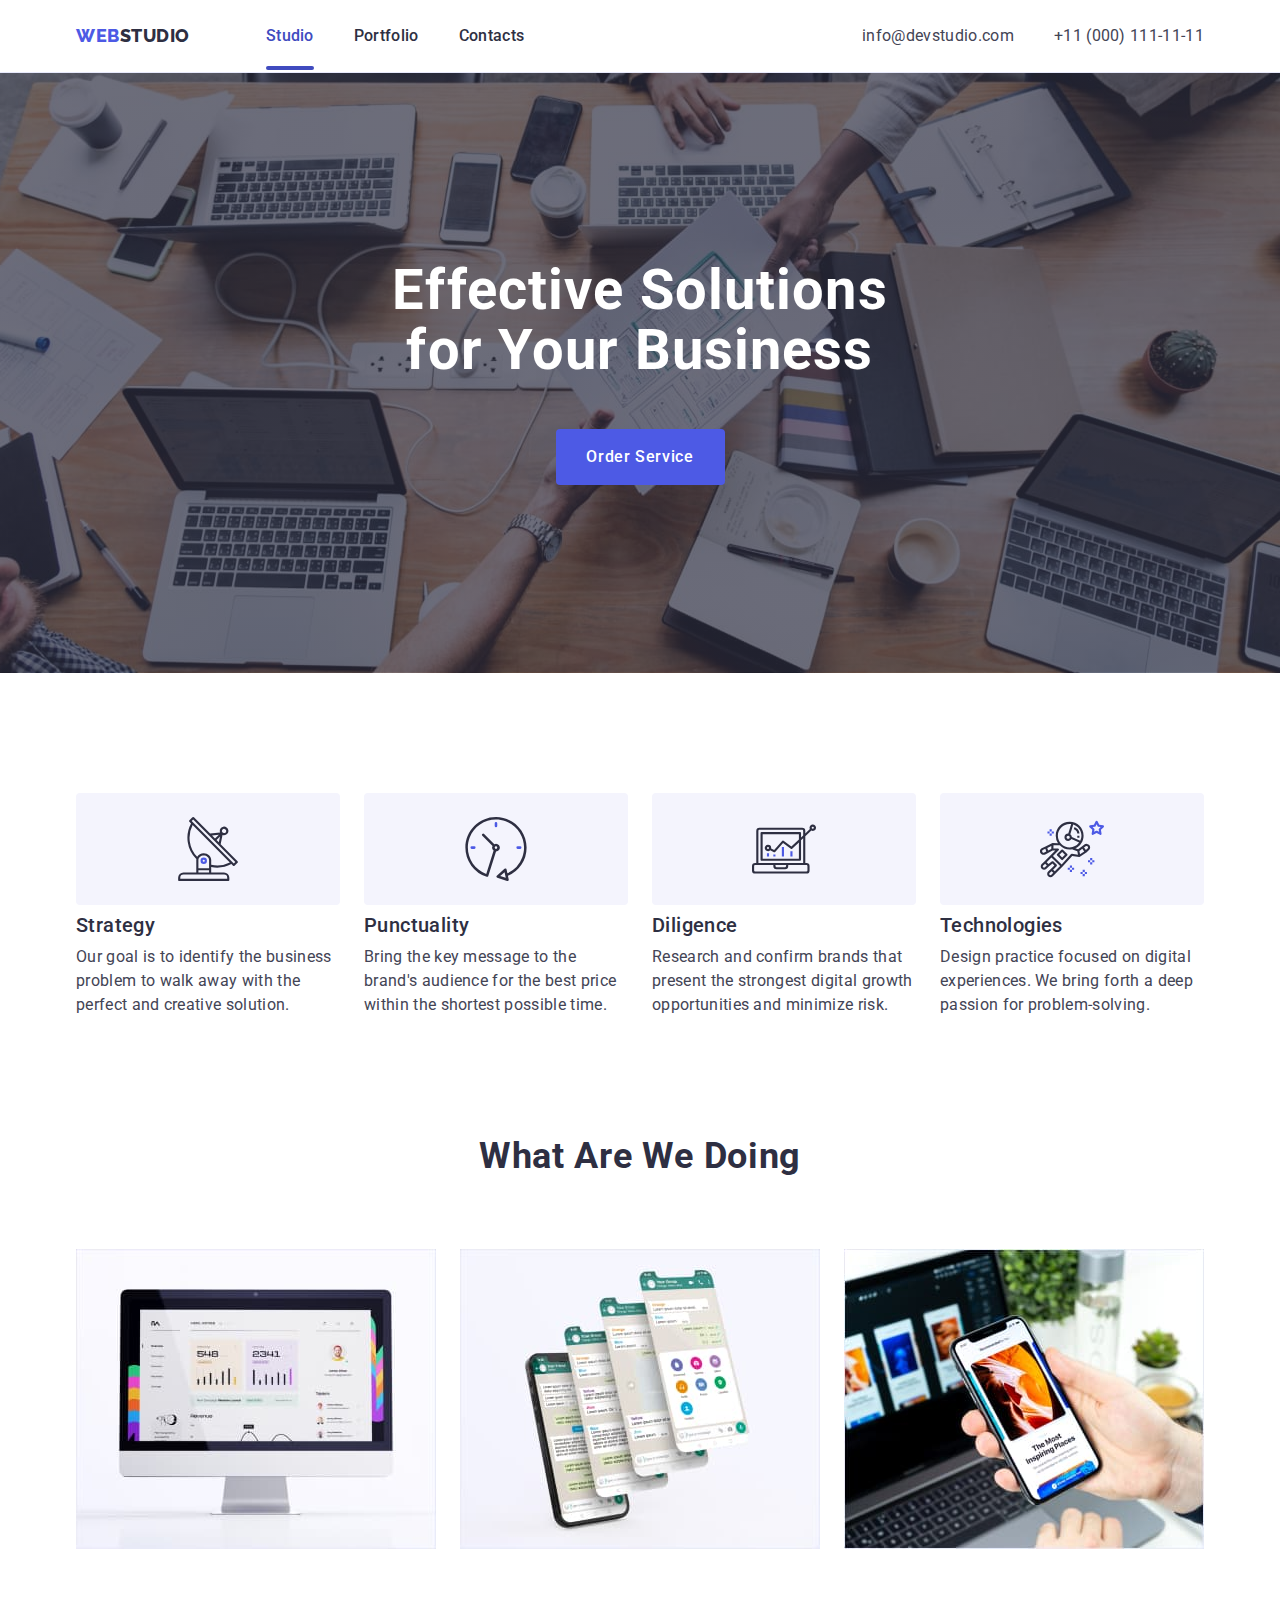
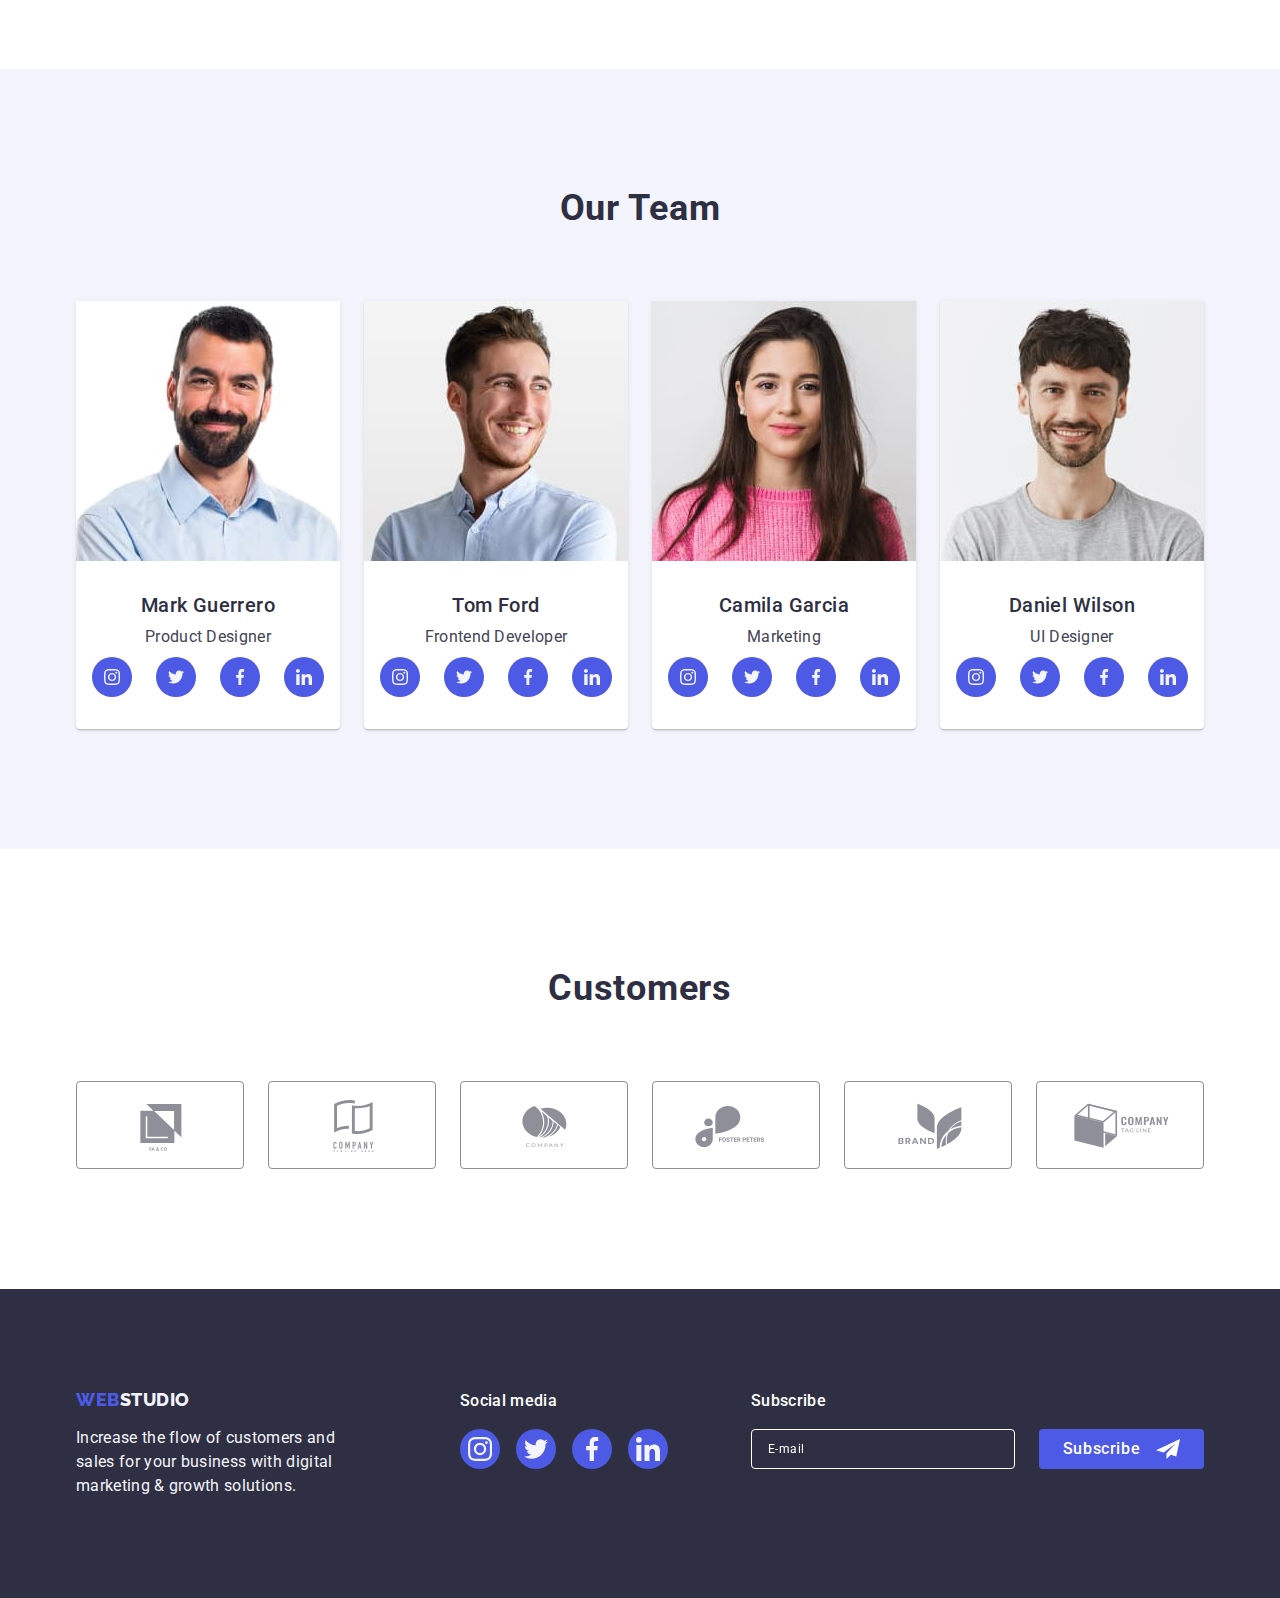
<file: index.html>
<!DOCTYPE html>
<html lang="en">

<head>
    <meta charset="UTF-8">
    <meta http-equiv="X-UA-Compatible" content="IE=edge">
    <meta name="viewport" content="width=device-width, initial-scale=1.0">
    <link rel="preconnect" href="https://fonts.googleapis.com">
    <link rel="preconnect" href="https://fonts.gstatic.com" crossorigin>
    <link
        href="https://fonts.googleapis.com/css2?family=Raleway:wght@800&family=Roboto:wght@400;500;700;900&display=swap"
        rel="stylesheet">
    <title>WEB STUDIO</title>
    <link rel="stylesheet"
        href="https://cdnjs.cloudflare.com/ajax/libs/modern-normalize/2.0.0/modern-normalize.min.css">
    <link rel="stylesheet" href="./css/styles.css">
</head>

<body>
    <header class="body-header">
        <div class="container header-container">
            <nav class="nav-container">
                <a class="logo link" href="./index.html">Web<span class="studio">Studio</span></a>
                <ul class="header-menu list">
                    <li class="header-menu-item"><a class="header-menu-link choise link" href="./index.html">Studio</a>
                    </li>
                    <li class="header-menu-item"><a class="header-menu-link link" href="./portfolio.html">Portfolio</a>
                    </li>
                    <li class="header-menu-item"><a class="header-menu-link link" href="">Contacts</a></li>
                </ul>
            </nav>
            <address class="contacts">
                <ul class="contacts-menu list">
                    <li><a class="contacts-data link" href="mailto:info@devstudio.com">info@devstudio.com</a></li>
                    <li><a class="contacts-data link" href="tel:+110001111111">+11 (000) 111-11-11</a></li>
                </ul>
            </address>
        </div>
    </header>

    <main>
        <!-- 1 section -->
        <section class="introduction">
            <div class="container">
                <h1 class="slogan">Effective Solutions for Your Business</h1>
                <button class="button button-index" type="button" data-modal-open>Order Service</button>
            </div>
        </section>

        <!-- 2 section -->
        <section class="advantages">
            <div class="container">
                <h2 class="visually-hidden">Features</h2>
                <ul class="features-container list">
                    <li class="ul-background">
                        <div class="advantages-icon-container">
                            <svg width="64" height="64">
                                <use href="./images/icons.svg#icon-antenna"></use>
                            </svg>
                        </div>
                        <h3 class="h-three margin-a">Strategy</h3>
                        <p class="paragraph">Our goal is to identify the business problem to walk away with the perfect
                            and creative solution.
                        </p>
                    </li>
                    <li class="ul-background">
                        <div class="advantages-icon-container">
                            <svg width="64" height="64">
                                <use href="./images/icons.svg#icon-clock"></use>
                            </svg>
                        </div>
                        <h3 class="h-three margin-a">Punctuality</h3>
                        <p class="paragraph">Bring the key message to the brand's audience for the best price within the
                            shortest possible time.
                        </p>
                    </li>
                    <li class="ul-background">
                        <div class="advantages-icon-container">
                            <svg width="64" height="64">
                                <use href="./images/icons.svg#icon-diagram"></use>
                            </svg>
                        </div>
                        <h3 class="h-three margin-a">Diligence</h3>
                        <p class="paragraph">Research and confirm brands that present the strongest digital growth
                            opportunities and minimize risk.</p>
                    </li>
                    <li class="ul-background">
                        <div class="advantages-icon-container">
                            <svg width="64" height="64">
                                <use href="./images/icons.svg#icon-astronaut"></use>
                            </svg>
                        </div>
                        <h3 class="h-three margin-a">Technologies</h3>
                        <p class="paragraph">Design practice focused on digital experiences. We bring forth a deep
                            passion for problem-solving.
                        </p>
                    </li>
                </ul>
            </div>
        </section>

        <!-- 3 section -->
        <section class="wawd">
            <div class="container">
                <h2 class="h-two index margin-b">What are we doing</h2>
                <ul class="wawd-container list">
                    <li class="wawd-img"><img src="./images/pc-workplace.jpg" alt="PC workplace" width="360"
                            height="300"></li>
                    <li class="wawd-img"><img src="./images/mobile-messanger.jpg" alt="Mobile messanger" width="360"
                            height="300"></li>
                    <li class="wawd-img"><img src="./images/mobile-app.jpg" alt="Mobile app" width="360" height="300">
                    </li>
                </ul>
            </div>
        </section>

        <!-- 4 section -->
        <section class="developers">
            <div class="container">
                <h2 class="h-two index margin-b">Our Team</h2>
                <ul class="developer-container list">
                    <li class="developers-border">
                        <img src="./images/mark-guerrero.jpg" alt="Mark Guerrero" width="264" height="260">
                        <div class="developer-div">
                            <h3 class="h-three center margin-a">Mark Guerrero</h3>
                            <p class="paragraph center margin-a">Product Designer</p>
                            <ul class="developer-list list">
                                <li class="developer-item">
                                    <a class="developer-link" href="">
                                        <svg class="icon" width="16" height="16">
                                            <use href="./images/icons.svg#icon-instagram"></use>
                                        </svg>
                                    </a>
                                </li>
                                <li class="developer-item">
                                    <a class="developer-link" href="">
                                        <svg class="icon" width="16" height="16">
                                            <use href="./images/icons.svg#icon-twitter"></use>
                                        </svg>
                                    </a>
                                </li>
                                <li class="developer-item">
                                    <a class="developer-link" href="">
                                        <svg class="icon" width="16" height="16">
                                            <use href="./images/icons.svg#icon-facebook"></use>
                                        </svg>
                                    </a>
                                </li>
                                <li class="developer-item">
                                    <a class="developer-link" href="">
                                        <svg class="icon" width="16" height="16">
                                            <use href="./images/icons.svg#icon-linkedin"></use>
                                        </svg>
                                    </a>
                                </li>
                            </ul>
                        </div>
                    </li>
                    <li class="developers-border">
                        <img src="./images/tom-ford.jpg" alt="Tom Ford" width="264" height="260">
                        <div class="developer-div">
                            <h3 class="h-three center margin-a">Tom Ford</h3>
                            <p class="paragraph center margin-a">Frontend Developer</p>
                            <ul class="developer-list list">
                                <li class="developer-item">
                                    <a class="developer-link" href="">
                                        <svg class="icon" width="16" height="16">
                                            <use href="./images/icons.svg#icon-instagram"></use>
                                        </svg>
                                    </a>
                                </li>
                                <li class="developer-item">
                                    <a class="developer-link" href="">
                                        <svg class="icon" width="16" height="16">
                                            <use href="./images/icons.svg#icon-twitter"></use>
                                        </svg>
                                    </a>
                                </li>
                                <li class="developer-item">
                                    <a class="developer-link" href="">
                                        <svg class="icon" width="16" height="16">
                                            <use href="./images/icons.svg#icon-facebook"></use>
                                        </svg>
                                    </a>
                                </li>
                                <li class="developer-item">
                                    <a class="developer-link" href="">
                                        <svg class="icon" width="16" height="16">
                                            <use href="./images/icons.svg#icon-linkedin"></use>
                                        </svg>
                                    </a>
                                </li>
                            </ul>
                        </div>
                    </li>
                    <li class="developers-border">
                        <img src="./images/camila-garcia.jpg" alt="Camila Garcia" width="264" height="260">
                        <div class="developer-div">
                            <h3 class="h-three center margin-a">Camila Garcia</h3>
                            <p class="paragraph center margin-a">Marketing</p>
                            <ul class="developer-list list">
                                <li class="developer-item">
                                    <a class="developer-link" href="">
                                        <svg class="icon" width="16" height="16">
                                            <use href="./images/icons.svg#icon-instagram"></use>
                                        </svg>
                                    </a>
                                </li>
                                <li class="developer-item">
                                    <a class="developer-link" href="">
                                        <svg class="icon" width="16" height="16">
                                            <use href="./images/icons.svg#icon-twitter"></use>
                                        </svg>
                                    </a>
                                </li>
                                <li class="developer-item">
                                    <a class="developer-link" href="">
                                        <svg class="icon" width="16" height="16">
                                            <use href="./images/icons.svg#icon-facebook"></use>
                                        </svg>
                                    </a>
                                </li>
                                <li class="developer-item">
                                    <a class="developer-link" href="">
                                        <svg class="icon" width="16" height="16">
                                            <use href="./images/icons.svg#icon-linkedin"></use>
                                        </svg>
                                    </a>
                                </li>
                            </ul>
                        </div>
                    </li>
                    <li class="developers-border">
                        <img src="./images/daniel-wilson.jpg" alt="Daniel Wilson" width="264" height="260">
                        <div class="developer-div">
                            <h3 class="h-three center margin-a">Daniel Wilson</h3>
                            <p class="paragraph center margin-a">UI Designer</p>
                            <ul class="developer-list list">
                                <li class="developer-item">
                                    <a class="developer-link" href="">
                                        <svg class="icon" width="16" height="16">
                                            <use href="./images/icons.svg#icon-instagram"></use>
                                        </svg>
                                    </a>
                                </li>
                                <li class="developer-item">
                                    <a class="developer-link" href="">
                                        <svg class="icon" width="16" height="16">
                                            <use href="./images/icons.svg#icon-twitter"></use>
                                        </svg>
                                    </a>
                                </li>
                                <li class="developer-item">
                                    <a class="developer-link" href="">
                                        <svg class="icon" width="16" height="16">
                                            <use href="./images/icons.svg#icon-facebook"></use>
                                        </svg>
                                    </a>
                                </li>
                                <li class="developer-item">
                                    <a class="developer-link" href="">
                                        <svg class="icon" width="16" height="16">
                                            <use href="./images/icons.svg#icon-linkedin"></use>
                                        </svg>
                                    </a>
                                </li>
                            </ul>
                        </div>
                    </li>
                </ul>
            </div>
        </section>

        <!-- 5 section -->
        <section class="customers">
            <div class="container">
                <h2 class="h-two index margin-b">Customers</h2>
                <ul class="customers-container list">
                    <li class="customers-container-icon">
                        <a class="customers-link" href="">
                            <svg class="customers-icon" width="104" height="56">
                                <use href="./images/icons.svg#icon-customers1"></use>
                            </svg>
                        </a>
                    </li>
                    <li class="customers-container-icon">
                        <a class="customers-link" href="">
                            <svg class="customers-icon" width="104" height="56">
                                <use href="./images/icons.svg#icon-customers2"></use>
                            </svg>
                        </a>
                    </li>
                    <li class="customers-container-icon">
                        <a class="customers-link" href="">
                            <svg class="customers-icon" width="104" height="56">
                                <use href="./images/icons.svg#icon-customers3"></use>
                            </svg>
                        </a>
                    </li>
                    <li class="customers-container-icon">
                        <a class="customers-link" href="">
                            <svg class="customers-icon" width="104" height="56">
                                <use href="./images/icons.svg#icon-customers4"></use>
                            </svg>
                        </a>
                    </li>
                    <li class="customers-container-icon">
                        <a class="customers-link" href="">
                            <svg class="customers-icon" width="104" height="56">
                                <use href="./images/icons.svg#icon-customers5"></use>
                            </svg>
                        </a>
                    </li>
                    <li class="customers-container-icon">
                        <a class="customers-link" href="">
                            <svg class="customers-icon" width="104" height="56">
                                <use href="./images/icons.svg#icon-customers6"></use>
                            </svg>
                        </a>
                    </li>
                </ul>
            </div>
        </section>
    </main>

    <footer class="footer">
        <div class="container footerf">
            <div class="footer-column">
                <a class="logo link footer-link" href="./index.html">Web<span class="studiof">Studio</span></a>
                <p class="footerp">Increase the flow of customers and sales for your business with digital marketing &
                    growth
                    solutions.</p>
            </div>

            <div>
                <p class="footerm">Social media</p>
                <ul class="footer-media-link list">
                    <li class="footer-media-list-item">
                        <a class="footer-link-icon" href="">
                            <svg class="icon" width="24" height="24">
                                <use href="./images/icons.svg#icon-instagram"></use>
                            </svg>
                        </a>
                    </li>
                    <li class="footer-media-list-item">
                        <a class="footer-link-icon" href="">
                            <svg class="icon" width="24" height="24">
                                <use href="./images/icons.svg#icon-twitter"></use>
                            </svg>
                        </a>
                    </li>
                    <li class="footer-media-list-item">
                        <a class="footer-link-icon" href="">
                            <svg class="icon" width="24" height="24">
                                <use href="./images/icons.svg#icon-facebook"></use>
                            </svg>
                        </a>
                    </li>
                    <li class="footer-media-list-item">
                        <a class="footer-link-icon" href="">
                            <svg class="icon" width="24" height="24">
                                <use href="./images/icons.svg#icon-linkedin"></use>
                            </svg>
                        </a>
                    </li>
                </ul>
            </div>

            <div class="footer-column-b">
                <p class="footerm">Subscribe</p>
                <form class="footer-form">
                    <label class="footer-label"><input class="footer-input" type="email" name="user-email"
                            placeholder="E-mail"></label>
                    <button class="footer-button" type="submit">Subscribe
                        <svg class="icon-subscribe" width="24" height="24">
                            <use href="./images/icons.svg#icon-send"></use>
                        </svg>
                    </button>
                </form>
            </div>
        </div>
    </footer>

    <div class="backdrop is-hidden" data-modal>
        <div class="modal">
            <button class="modal-close" type="button" data-modal-close>
                <svg class="icon-close" width="8" height="8">
                    <use href="./images/icons.svg#icon-close"></use>
                </svg>
            </button>

            <p class="modal-p">Leave your contacts and we will call you back</p>

            <form class="modal-form">

                <div class="margin-a">
                    <label class="modal-label" for="user-name">Name</label>
                    <div class="modal-input-icon margin-a">
                        <input class="modal-input" type="text" id="user-name" name="user-name">
                        <svg class="form-icon" width="18" height="24">
                            <use href="./images/icons.svg#icon-person"></use>
                        </svg>
                    </div>
                </div>

                <div class="margin-a">
                    <label class="modal-label" for="user-tel">Phone</label>
                    <div class="modal-input-icon margin-a">
                        <input class="modal-input" type="tel" id="user-tel" name="user-tel">
                        <svg class="form-icon" width="18" height="24">
                            <use href="./images/icons.svg#icon-phone"></use>
                        </svg>
                    </div>
                </div>

                <div class="margin-a">
                    <label class="modal-label" for="user-email">Email</label>
                    <div class="modal-input-icon margin-a">
                        <input class="modal-input" type="email" id="user-email" name="user-email">
                        <svg class="form-icon" width="18" height="24">
                            <use href="./images/icons.svg#icon-email"></use>
                        </svg>
                    </div>
                </div>

                <div class="margin-c">
                    <label class="modal-label" for="user-comment">Comment</label>
                    <textarea class="modal-comment" name="user-comment" id="user-comment" cols="30" rows="10"
                        placeholder="Text input"></textarea>
                </div>

                <div class="modal-checkbox">
                    <input class="visually-hidden input-check" type="checkbox" id="user-privacy" name="user-privacy"
                        value="true">
                    <label class="label-check" for="user-privacy">
                        <span class="span-check">
                            <svg class="icon-check" width="10" height="8">
                                <use href="./images/icons.svg#icon-checkbox"></use>
                            </svg>
                        </span>
                        I accept the terms and conditions of the
                        <a class="privacy-policy" href="">Privacy Policy</a>
                    </label>
                </div>

                <button class="modal-button" type="submit">Send</button>
            </form>
        </div>
    </div>

    <script src="./js/modal.js"></script>
</body>

</html>
</file>
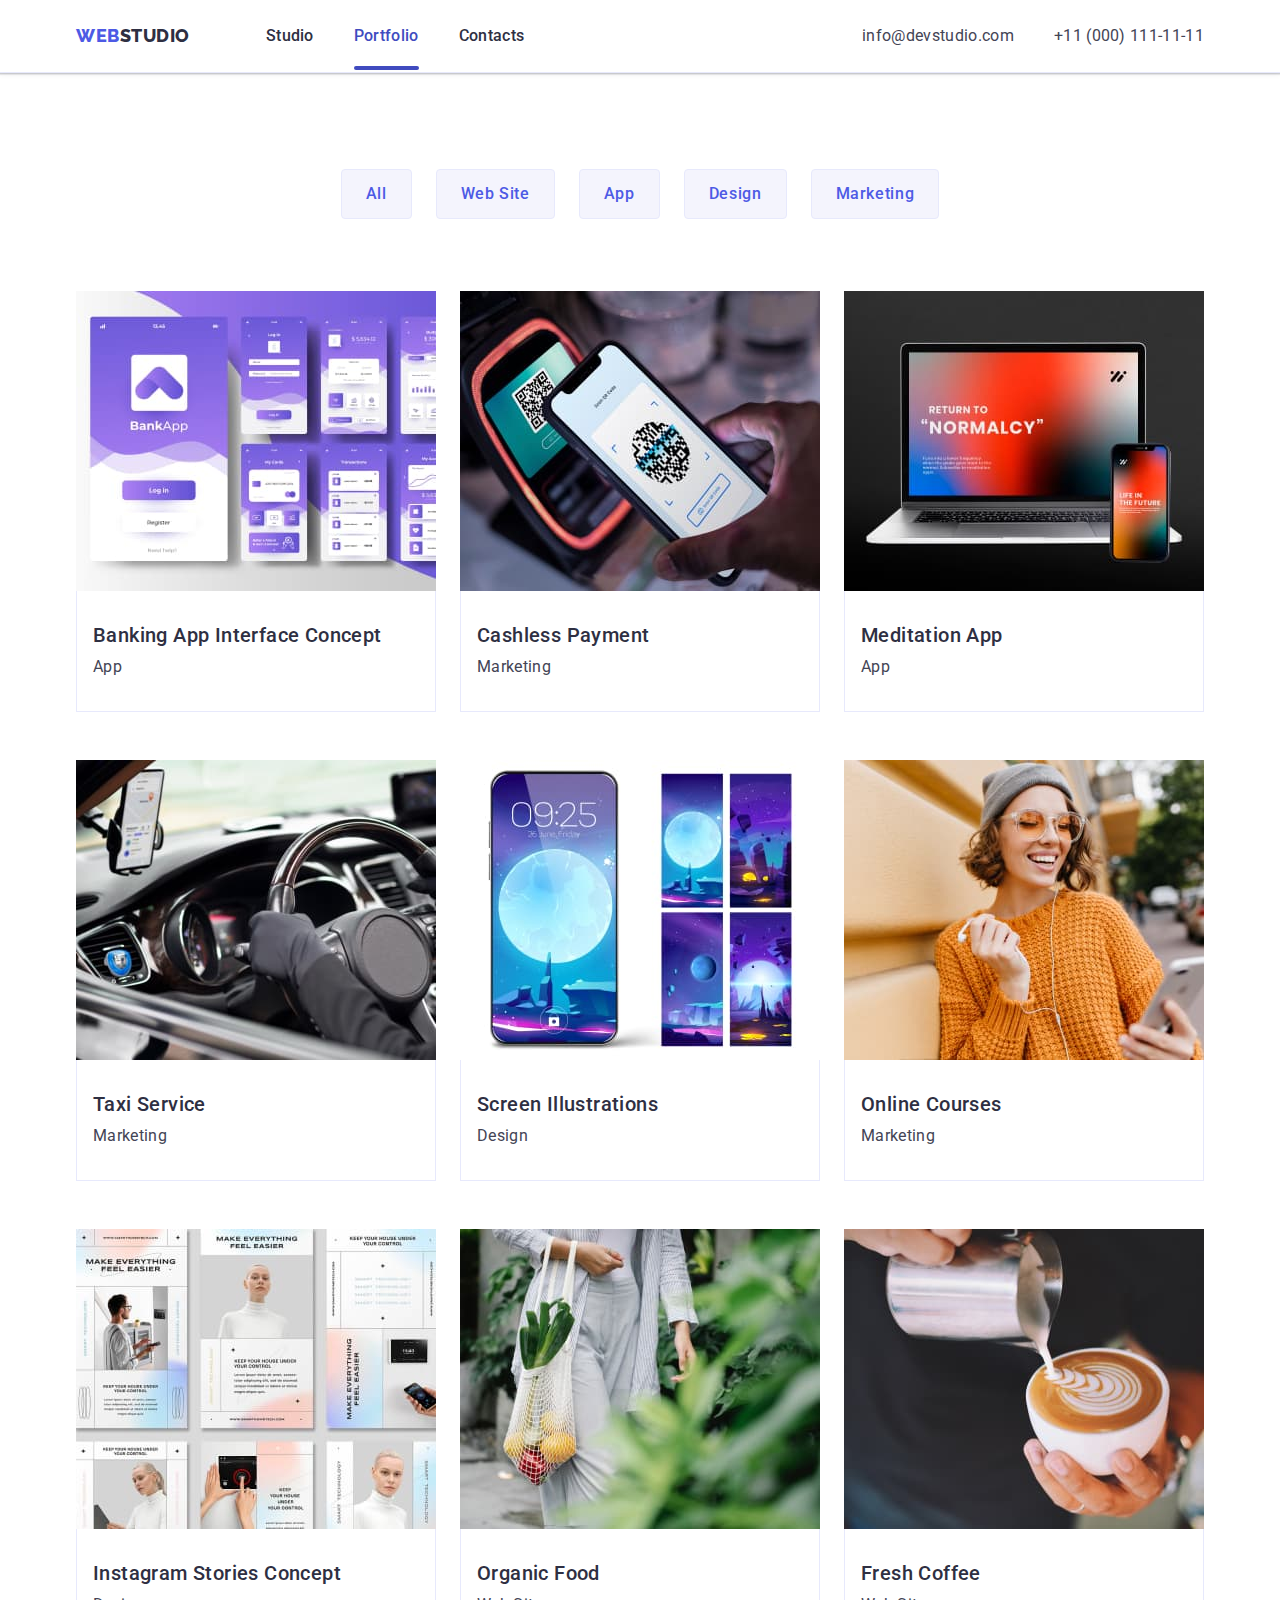
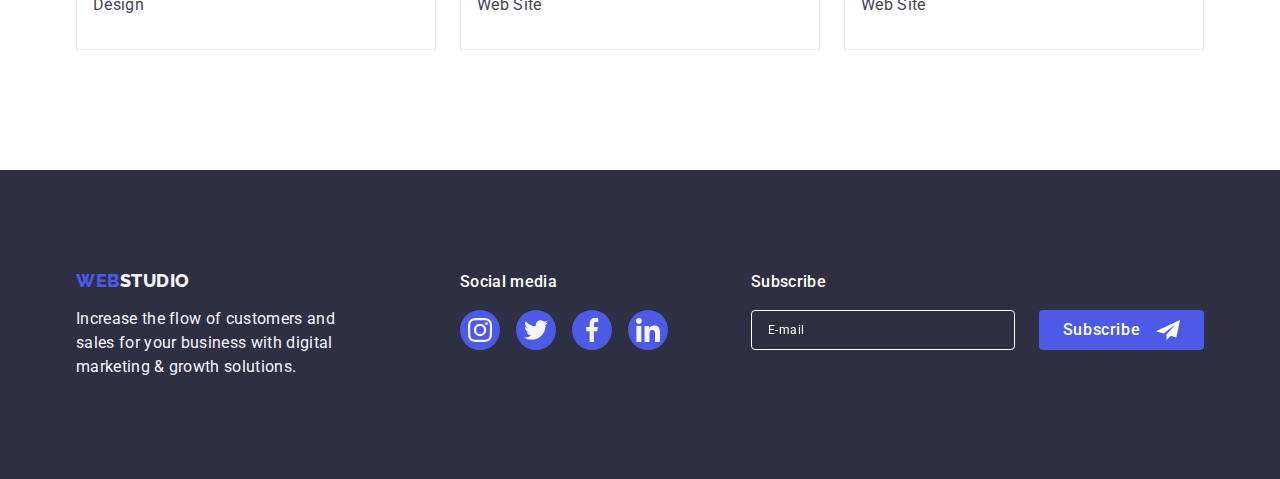
<file: portfolio.html>
<!DOCTYPE html>
<html lang="en">

<head>
    <meta charset="UTF-8">
    <meta http-equiv="X-UA-Compatible" content="IE=edge">
    <meta name="viewport" content="width=device-width, initial-scale=1.0">
    <link rel="preconnect" href="https://fonts.googleapis.com">
    <link rel="preconnect" href="https://fonts.gstatic.com" crossorigin>
    <link
        href="https://fonts.googleapis.com/css2?family=Raleway:wght@800&family=Roboto:wght@400;500;700;900&display=swap"
        rel="stylesheet">
    <title>WEB STUDIO</title>
    <link rel="stylesheet"
        href="https://cdnjs.cloudflare.com/ajax/libs/modern-normalize/2.0.0/modern-normalize.min.css">
    <link rel="stylesheet" href="./css/styles.css">
</head>

<body>
    <header class="body-header">
        <div class="container header-container">
            <nav class="nav-container">
                <a class="logo link" href="./index.html">Web<span class="studio">Studio</span></a>
                <ul class="header-menu list">
                    <li class="header-menu-item"><a class="header-menu-link link" href="./index.html">Studio</a></li>
                    <li class="header-menu-item"><a class="header-menu-link choise link"
                            href="./portfolio.html">Portfolio</a>
                    </li>
                    <li class="header-menu-item"><a class="header-menu-link link" href="">Contacts</a></li>
                </ul>
            </nav>
            <address class="contacts">
                <ul class="contacts-menu list">
                    <li><a class="contacts-data link" href="mailto:info@devstudio.com">info@devstudio.com</a></li>
                    <li><a class="contacts-data link" href="tel:+110001111111">+11 (000) 111-11-11</a></li>
                </ul>
            </address>
        </div>
    </header>

    <main>
        <section class="section-button">
            <div class="container">
                <h1 class="visually-hidden">Portfolio</h1>
                <ul class="buttonp-container list">
                    <li><button class="button button-portfolio" type="button">All</button></li>
                    <li><button class="button button-portfolio" type="button">Web Site</button></li>
                    <li><button class="button button-portfolio" type="button">App</button></li>
                    <li><button class="button button-portfolio" type="button">Design</button></li>
                    <li><button class="button button-portfolio" type="button">Marketing</button></li>
                </ul>
                <ul class="products-list list">
                    <li class="products-item"><a class="products-item-link link" href="">
                            <div class="products-image">
                                <img src="./images/banking-app.jpg" alt="Banking app" width="360" height="300">
                                <p class="products-cover">
                                    14 Stylish and User-Friendly App Design Concepts · Task Manager App · Calorie
                                    Tracker App · Exotic Fruit Ecommerce App ·
                                    Cloud Storage App
                                </p>
                            </div>
                            <div class="example-link">
                                <h2 class="h-two portfolio margin-a">Banking App Interface Concept</h2>
                                <p class="paragraph paragraph-color">App</p>
                            </div>
                        </a>
                    </li>
                    <li class="products-item"><a class="products-item-link link" href="">
                            <div class="products-image">
                                <img src="./images/cashless-payment.jpg" alt="Cashless payment" width="360"
                                    height="300">
                                <p class="products-cover">
                                    14 Stylish and User-Friendly App Design Concepts · Task Manager App · Calorie
                                    Tracker App · Exotic Fruit Ecommerce App ·
                                    Cloud Storage App
                                </p>
                            </div>
                            <div class="example-link">
                                <h2 class="h-two portfolio margin-a">Cashless Payment</h2>
                                <p class="paragraph paragraph-color">Marketing</p>
                            </div>
                        </a>
                    </li>
                    <li class="products-item"><a class="products-item-link link" href="">
                            <div class="products-image">
                                <img src="./images/meditation-app.jpg" alt="Meditation app" width="360" height="300">
                                <p class="products-cover">
                                    14 Stylish and User-Friendly App Design Concepts · Task Manager App · Calorie
                                    Tracker App · Exotic Fruit Ecommerce App ·
                                    Cloud Storage App
                                </p>
                            </div>
                            <div class="example-link">
                                <h2 class="h-two portfolio margin-a">Meditation App</h2>
                                <p class="paragraph paragraph-color">App</p>
                            </div>
                        </a>
                    </li>
                    <li class="products-item"><a class="products-item-link link" href="">
                            <div class="products-image">
                                <img src="./images/taxi-service.jpg" alt="Taxi service" width="360" height="300">
                                <p class="products-cover">
                                    14 Stylish and User-Friendly App Design Concepts · Task Manager App · Calorie
                                    Tracker App · Exotic Fruit Ecommerce App ·
                                    Cloud Storage App
                                </p>
                            </div>
                            <div class="example-link">
                                <h2 class="h-two portfolio margin-a">Taxi Service</h2>
                                <p class="paragraph paragraph-color">Marketing</p>
                            </div>
                        </a>
                    </li>
                    <li class="products-item"><a class="products-item-link link" href="">
                            <div class="products-image">
                                <img src="./images/screen-illustration.jpg" alt="Lockscreen" width="360" height="300">
                                <p class="products-cover">
                                    14 Stylish and User-Friendly App Design Concepts · Task Manager App · Calorie
                                    Tracker App · Exotic Fruit Ecommerce App ·
                                    Cloud Storage App
                                </p>
                            </div>
                            <div class="example-link">
                                <h2 class="h-two portfolio margin-a">Screen Illustrations</h2>
                                <p class="paragraph paragraph-color">Design</p>
                            </div>
                        </a>
                    </li>
                    <li class="products-item"><a class="products-item-link link" href="">
                            <div class="products-image">
                                <img src="./images/online-courses.jpg" alt="The girls listening to meditation"
                                    width="360" height="300">
                                <p class="products-cover">
                                    14 Stylish and User-Friendly App Design Concepts · Task Manager App · Calorie
                                    Tracker App · Exotic Fruit Ecommerce App ·
                                    Cloud Storage App
                                </p>
                            </div>
                            <div class="example-link">
                                <h2 class="h-two portfolio margin-a">Online Courses</h2>
                                <p class="paragraph paragraph-color">Marketing</p>
                            </div>
                        </a>
                    </li>
                    <li class="products-item"><a class="products-item-link link" href="">
                            <div class="products-image">
                                <img src="./images/instagram-stories.jpg" alt="Design instagram stories" width="360"
                                    height="300">
                                <p class="products-cover">
                                    14 Stylish and User-Friendly App Design Concepts · Task Manager App · Calorie
                                    Tracker App · Exotic Fruit Ecommerce App ·
                                    Cloud Storage App
                                </p>
                            </div>
                            <div class="example-link">
                                <h2 class="h-two portfolio margin-a">Instagram Stories Concept</h2>
                                <p class="paragraph paragraph-color">Design</p>
                            </div>
                        </a>
                    </li>
                    <li class="products-item"><a class="products-item-link link" href="">
                            <div class="products-image">
                                <img src="./images/organic-food.jpg" alt="Organic food in a bug" width="360"
                                    height="300">
                                <p class="products-cover">
                                    14 Stylish and User-Friendly App Design Concepts · Task Manager App · Calorie
                                    Tracker App · Exotic Fruit Ecommerce App ·
                                    Cloud Storage App
                                </p>
                            </div>
                            <div class="example-link">
                                <h2 class="h-two portfolio margin-a">Organic Food</h2>
                                <p class="paragraph paragraph-color">Web Site</p>
                            </div>
                        </a>
                    </li>
                    <li class="products-item"><a class="products-item-link link" href="">
                            <div class="products-image">
                                <img src="./images/fresh-coffee.jpg" alt="Coffee is poured into a cup" width="360"
                                    height="300">
                                <p class="products-cover">
                                    14 Stylish and User-Friendly App Design Concepts · Task Manager App · Calorie
                                    Tracker App · Exotic Fruit Ecommerce App ·
                                    Cloud Storage App
                                </p>
                            </div>
                            <div class="example-link">
                                <h2 class="h-two portfolio margin-a">Fresh Coffee</h2>
                                <p class="paragraph paragraph-color">Web Site</p>
                            </div>
                        </a>
                    </li>
                </ul>
            </div>
        </section>
    </main>

    <footer class="footer">
        <div class="container footerf">
            <div class="footer-column">
                <a class="logo link footer-link" href="./index.html">Web<span class="studiof">Studio</span></a>
                <p class="footerp">Increase the flow of customers and sales for your business with digital marketing &
                    growth
                    solutions.</p>
            </div>

            <div>
                <p class="footerm">Social media</p>
                <ul class="footer-media-link list">
                    <li class="footer-media-list-item">
                        <a class="footer-link-icon" href="">
                            <svg class="icon" width="24" height="24">
                                <use href="./images/icons.svg#icon-instagram"></use>
                            </svg>
                        </a>
                    </li>
                    <li class="footer-media-list-item">
                        <a class="footer-link-icon" href="">
                            <svg class="icon" width="24" height="24">
                                <use href="./images/icons.svg#icon-twitter"></use>
                            </svg>
                        </a>
                    </li>
                    <li class="footer-media-list-item">
                        <a class="footer-link-icon" href="">
                            <svg class="icon" width="24" height="24">
                                <use href="./images/icons.svg#icon-facebook"></use>
                            </svg>
                        </a>
                    </li>
                    <li class="footer-media-list-item">
                        <a class="footer-link-icon" href="">
                            <svg class="icon" width="24" height="24">
                                <use href="./images/icons.svg#icon-linkedin"></use>
                            </svg>
                        </a>
                    </li>
                </ul>
            </div>

            <div class="footer-column-b">
                <p class="footerm">Subscribe</p>
                <form class="footer-form">
                    <label class="footer-label"><input class="footer-input" type="email" name="user-email"
                            placeholder="E-mail"></label>
                    <button class="footer-button" type="submit">Subscribe
                        <svg class="icon-subscribe" width="24" height="24">
                            <use href="./images/icons.svg#icon-send"></use>
                        </svg>
                    </button>
                </form>
            </div>
        </div>
    </footer>
</body>

</html>
</file>
<file: css/styles.css>
:root {
    --navy-blue: #2e2f42;
    --cloud: #F4F4FD;
    --slate: #434455;
    --light-slate: #8E8F99;
    --ocean: #404BBF;
    --iris: #4D5AE5;
    --cornflower: #E7E9FC;
    --transition: 250ms cubic-bezier(0.4, 0, 0.2, 1);
    --white: #FFFFFF;
}

body {
    font-family: 'Roboto', sans-serif;
    text-decoration: none;
    color: #434455;
    background-color: #FFFFFF;
}

p,
h1,
h2,
h3,
h4,
h5,
h6 {
    margin-top: 0;
    margin-bottom: 0;
}

ul {
    margin-top: 0;
    margin-bottom: 0;
    padding-left: 0;
}

.ul-background {
    width: calc((100% - 72px) / 4);
}

.container {
    width: 1158px;
    padding-left: 156px;
    padding-right: 156px;
    margin: 0 auto;
    padding: 0 15px
}

.link {
    text-decoration: none;
}

.list {
    list-style: none;
}

.margin-a {
    margin-bottom: 8px;
}

.margin-b {
    margin-bottom: 72px;
}

.margin-c {
    margin-bottom: 16px;
}

.center {
    text-align: center;
}

.h-two {
    font-weight: 700;
    font-size: 36px;
    line-height: 1.11;
    letter-spacing: 0.02em;
    color: #2E2F42;
    text-transform: capitalize;
}

.h-two.index {
    text-align: center;
}

.h-three {
    font-weight: 500;
    font-size: 20px;
    line-height: 1.2;
    letter-spacing: 0.02em;
    color: #2E2F42;
}

.paragraph {
    font-weight: 400;
    font-size: 16px;
    line-height: 1.5;
    letter-spacing: 0.02em;
}

img {
    display: block;
}

.button {
    background-color: var(--iris);
    font-family: "Roboto", sans-serif;
    font-weight: 500;
    font-size: 16px;
    line-height: 1.5;
    letter-spacing: 0.04em;
    color: #FFFFFF;
    cursor: pointer;
    display: block;
    border: none;
    border-radius: 4px;
    margin: 0 auto;
}

.button-index {
    min-width: 169px;
    height: 56px;
    transition: background-color 250ms cubic-bezier(0.4, 0, 0.2, 1);
}

.button:hover {
    background-color: #404BBF;
}

.button:focus {
    background-color: #404BBF;
}

.visually-hidden {
    position: absolute;
    width: 1px;
    height: 1px;
    margin: -1px;
    border: 0;
    padding: 0;
    white-space: nowrap;
    clip-path: inset(100%);
    clip: rect(0 0 0 0);
    overflow: hidden;
}

/* icon */

.icon {
    fill: var(--cloud);
}

/* logo */

.logo {
    font-family: "Raleway", sans-serif;
    font-weight: 800;
    font-size: 18px;
    line-height: 1.17;
    letter-spacing: 0.03em;
    text-transform: uppercase;
    color: #4d5ae5;
    margin-right: 76px
}

.studio {
    color: var(--navy-blue);
}

.studiof {
    color: var(--cloud);
}

/* header */

.body-header {
    border-bottom: 1px solid #e7e9fc;
    box-shadow: 0px 2px 1px rgba(46, 47, 66, 0.08), 0px 1px 1px rgba(46, 47, 66, 0.16), 0px 1px 6px rgba(46, 47, 66, 0.08);
}

.header-container {
    display: flex;
    align-items: center;
}

.nav-container {
    display: flex;
    align-items: center;
}

.header-menu {
    display: flex;
    gap: 40px;
}

.header-menu-item {
    font-weight: 500;
    font-size: 16px;
    line-height: 1.5;
    letter-spacing: 0.02em;
    padding: 24px 0;
}

.header-menu-link {
    color: var(--navy-blue);
    padding: 24px 0;
    transition: color 250ms cubic-bezier(0.4, 0, 0.2, 1);
}

.choise {
    position: relative;
    color: #404bbf;
}

.choise::after {
    content: '';
    position: absolute;
    left: 0;
    bottom: -1px;
    width: 100%;
    height: 4px;
    background-color: #404bbf;
    border-radius: 2px;
}

.header-menu-link:hover {
    color: #404bbf;
}

.header-menu-link:focus {
    color: #404bbf;
}

.contacts {
    font-style: normal;
    margin-left: auto;
}

.contacts-menu {
    display: flex;
    gap: 40px;
}

.contacts-data {
    letter-spacing: 0.02em;
    color: var(--slate);
    line-height: 1.5;
    transition: color 250ms cubic-bezier(0.4, 0, 0.2, 1);
}

.contacts-data:hover {
    color: #404bbf;
}

.contacts-data:focus {
    color: #404bbf;
}

/* 1 section */

.introduction {
    background-color: var(--navy-blue);
    background-image: linear-gradient(rgba(46, 47, 66, 0.7),
            rgba(46, 47, 66, 0.7)),
        url(../images/people-office.jpg);
    max-width: 1440px;
    background-repeat: no-repeat;
    background-position: center;
    background-size: cover;
    margin: auto;
    padding: 188px 0;
}

.slogan {
    font-weight: 700;
    font-size: 56px;
    line-height: 1.07;
    letter-spacing: 0.02em;
    color: #FFFFFF;
    text-align: center;
    max-width: 496px;
    margin: 0 auto;
    margin-bottom: 48px;
}

/* 2 section */

.advantages {
    padding: 120px 0;
}

.features-container {
    display: flex;
    gap: 24px;
}

.advantages-icon-container {
    height: 112px;
    width: 264px;
    background-color: var(--cloud);
    border-radius: 4px;
    margin-bottom: 8px;
    display: flex;
    align-items: center;
    justify-content: center;
}

/* 3 section */

.wawd {
    padding-bottom: 120px;
}

.wawd-container {
    display: flex;
    gap: 24px;
}

.wawd-img {
    width: calc((100% - 48px) / 3);
}

/* 4 section */

.developers {
    background-color: #F4F4FD;
    padding: 120px 0;
}

.developer-container {
    display: flex;
    gap: 24px;
}

.developers-border {
    width: calc((100% - 72px) / 4);
    border-radius: 0px 0px 4px 4px;
    background-color: white;
    box-shadow: 0px 1px 6px rgba(46, 47, 66, 0.08),
        0px 1px 1px rgba(46, 47, 66, 0.16),
        0px 2px 1px rgba(46, 47, 66, 0.08);
    ;
}

.developer-div {
    padding: 32px 0;
}

.developer-list {
    display: flex;
    gap: 24px;
    justify-content: center;
}

.developer-item {
    width: 40px;
    height: 40px;
}

.developer-link {
    width: 100%;
    height: 100%;
    background-color: var(--iris);
    border-radius: 50%;
    display: flex;
    align-items: center;
    justify-content: center;
    transition: background-color 250ms cubic-bezier(0.4, 0, 0.2, 1);
}

.developer-link:hover,
.developer-link:focus {
    background-color: #404bbf;
}

/* 5 section */

.customers {
    padding: 120px 0;
}

.customers-container {
    display: flex;
    gap: 24px;
}

.customers-container-icon {
    height: 88px;
    width: calc((100% - 120px) / 6);
}

.customers-link {
    width: 100%;
    height: 100%;
    border: 1px solid var(--light-slate);
    border-radius: 4px;
    display: flex;
    align-items: center;
    justify-content: center;
    color: var(--light-slate);
    transition: border-color 250ms cubic-bezier(0.4, 0, 0.2, 1),
        color 250ms cubic-bezier(0.4, 0, 0.2, 1);
}

.customers-link:hover,
.customers-link:focus {
    border-color: #404bbf;
    color: #404bbf;
}

.customers-icon {
    fill: currentColor;
}

/* portfolio */

/* button */

.section-button {
    padding: 96px 0 120px 0;
}

.buttonp-container {
    display: flex;
    justify-content: center;
    gap: 24px;
    margin-bottom: 72px;
}

.button-portfolio {
    color: var(--iris);
    background-color: var(--cloud);
    padding: 12px 24px;
    border: 1px solid var(--cornflower);
    transition: color 250ms cubic-bezier(0.4, 0, 0.2, 1),
        background-color 250ms cubic-bezier(0.4, 0, 0.2, 1),
        border-color 250ms cubic-bezier(0.4, 0, 0.2, 1),
        box-shadow 250ms cubic-bezier(0.4, 0, 0.2, 1);
}

.button-portfolio:hover,
.button-portfolio:focus {
    color: #FFFFFF;
    border: 1px solid transparent;
    box-shadow: 0px 3px 1px rgba(0, 0, 0, 0.1),
        0px 2px 1px rgba(0, 0, 0, 0.08),
        0px 2px 2px rgba(0, 0, 0, 0.12);
}

/* example */

.products-list {
    display: flex;
    flex-wrap: wrap;
    column-gap: 24px;
    row-gap: 48px;
}

.products-item {
    width: calc((100% - 48px) / 3);
}

.products-image {
    position: relative;
    overflow: hidden;
}

.products-item-link:hover .products-cover,
.products-item-link:focus .products-cover {
    transform: translateY(0);
}

.products-cover {
    position: absolute;
    top: 0;
    font-size: 16px;
    line-height: 1.5;
    letter-spacing: 0.02em;
    color: var(--cloud);
    background-color: #4d5ae5;
    padding: 40px 32px;
    height: 100%;
    width: 100%;
    transform: translateY(100%);
    transition: transform 250ms cubic-bezier(0.4, 0, 0.2, 1);
}

.products-item-link {
    display: block;
    transition: box-shadow 250ms cubic-bezier(0.4, 0, 0.2, 1);
}

.products-item-link:hover,
.products-item-link:focus {
    box-shadow: 0px 1px 6px rgba(46, 47, 66, 0.08),
        0px 1px 1px rgba(46, 47, 66, 0.16),
        0px 2px 1px rgba(46, 47, 66, 0.08);
}

.example-link {
    padding: 32px 16px;
    border: 1px solid #e7e9fc;
    border-top: none;
}

.portfolio {
    font-weight: 500;
    font-size: 20px;
    line-height: 1.2;
}

.paragraph-color {
    color: var(--slate);
}

/* footer */

.footer {
    background-color: var(--navy-blue);
    padding: 100px 0;
}

.footerf {
    display: flex;
    align-items: baseline;
}

.footer-column {
    margin-right: 120px;
}

/* 1 column */

.footer-link {
    display: inline-block;
    margin-bottom: 16px;
}

.footerp {
    color: var(--cloud);
    line-height: 1.5;
    letter-spacing: 0.02em;
    max-width: 264px;
}

/* 2 column */

.footerm {
    color: var(--white);
    font-weight: 500;
    line-height: 1.5;
    letter-spacing: 0.02em;
    max-width: 264px;
    margin-bottom: 16px;
}

.footer-media-link {
    display: flex;
    gap: 16px;
}

.footer-media-list-item {
    height: 40px;
    width: 40px;
}

.footer-link-icon {
    width: 100%;
    height: 100%;
    background-color: var(--iris);
    border-radius: 50%;
    display: flex;
    align-items: center;
    justify-content: center;
    transition: background-color 250ms cubic-bezier(0.4, 0, 0.2, 1);
}

.footer-link-icon:hover,
.footer-link-icon:focus {
    background-color: #31d0aa;
}

/* 3 column */

.footer-column-b {
    margin-right: 0;
    margin-left: auto;
}

.footer-form {
    display: flex;
    gap: 24px;
}

.footer-input {
    width: 264px;
    height: 40px;
    border: 1px solid #ffffff;
    background-color: transparent;
    font-size: 12px;
    line-height: 1.5;
    letter-spacing: 0.04em;
    padding-left: 16px;
    filter: drop-shadow(0px 4px 4px rgba(0, 0, 0, 0.15));
    border-radius: 4px;
    color: #ffffff;
}

.footer-input::placeholder {
    color: #ffffff;
}

.footer-button {
    min-width: 165px;
    height: 40px;
    display: flex;
    justify-content: center;
    align-items: center;
    font-family: "Roboto", sans-serif;
    font-size: 16px;
    font-weight: 500;
    line-height: 1.5;
    letter-spacing: 0.04em;
    color: #ffffff;
    cursor: pointer;
    background-color: #4D5AE5;
    border: none;
    border-radius: 4px;
}

.icon-subscribe {
    margin-left: 16px;
    fill: #ffffff;
}

/* modal */

.backdrop {
    position: fixed;
    top: 0;
    left: 0;
    width: 100%;
    height: 100%;
    background-color: rgba(46, 47, 66, 0.4);
    transition: opacity 250ms cubic-bezier(0.4, 0, 0.2, 1), visibility 250ms cubic-bezier(0.4, 0, 0.2, 1);
}

.is-hidden {
    opacity: 0;
    visibility: hidden;
    pointer-events: none;

}

.modal {
    position: absolute;
    top: 50%;
    left: 50%;
    transform: translate(-50%, -50%) scale(1);
    width: 408px;
    min-height: 584px;
    background: #fcfcfc;
    box-shadow: 0px 1px 1px rgba(0, 0, 0, 0.14),
        0px 1px 3px rgba(0, 0, 0, 0.12),
        0px 2px 1px rgba(0, 0, 0, 0.2);
    border-radius: 4px;
    transition: transform 250ms cubic-bezier(0.4, 0, 0.2, 1);
    padding: 72px 24px 24px 24px;
}

.modal-close {
    position: absolute;
    top: 24px;
    right: 24px;
    width: 24px;
    height: 24px;
    border-radius: 50%;
    display: flex;
    align-items: center;
    justify-content: center;
    background-color: #e7e9fc;
    border: 1px solid rgba(0, 0, 0, 0.1);
    padding: 0;
    cursor: pointer;
    transition: background-color 250ms cubic-bezier(0.4, 0, 0.2, 1), border 250ms cubic-bezier(0.4, 0, 0.2, 1);
}

.modal-close:hover,
.modal-close:focus {
    background-color: #404bbf;
    border: none;
}

.icon-close {
    fill: var(--navy-blue);
    transition: fill 250ms cubic-bezier(0.4, 0, 0.2, 1);
}

.modal-close:hover .icon-close,
.modal-close:focus .icon-close {
    fill: #ffffff;
}

.modal-p {
    font-weight: 500;
    font-size: 16px;
    line-height: 1.5;
    text-align: center;
    letter-spacing: 0.02em;
    color: var(--navy-blue);
    margin-bottom: 16px;
}

.modal-label {
    font-size: 12px;
    line-height: 1.17;
    letter-spacing: 0.04em;
    color: var(--light-slate);
    display: block;
    margin-bottom: 4px;
}

.modal-input-icon {
    position: relative;
}

.modal-input {
    width: 100%;
    height: 40px;
    border: 1px solid rgba(46, 47, 66, 0.4);
    border-radius: 4px;
    background-color: transparent;
    padding-left: 38px;
    outline: transparent;
    transition: border-color 250ms cubic-bezier(0.4, 0, 0.2, 1);
}

.modal-input:focus {
    border-color: #4D5AE5;
}

.form-icon {
    position: absolute;
    left: 16px;
    top: 50%;
    transform: translateY(-50%);
    transition: fill 250ms cubic-bezier(0.4, 0, 0.2, 1);
}

.modal-input:focus + .form-icon {
    fill: #4D5AE5;
}

.modal-comment {
    width: 100%;
    height: 120px;
    font-size: 12px;
    line-height: 1.17;
    letter-spacing: 0.04em;
    color: rgba(46, 47, 66, 0.4);
    border: 1px solid rgba(46, 47, 66, 0.4);
    border-radius: 4px;
    background-color: transparent;
    padding: 8px 16px;
    outline: transparent;
    resize: none;
    transition: border-color 250ms cubic-bezier(0.4, 0, 0.2, 1);
}

.modal-comment:focus {
    border-color: #4D5AE5;
}

.modal-checkbox {
    margin-bottom: 24px;
}

.label-check {
    font-size: 12px;
    line-height: 1.17;
    letter-spacing: 0.04em;
    color: var(--light-slate);
}

.span-check {
    width: 16px;
    height: 16px;
    border: 1px solid rgba(46, 47, 66, 0.4);
    border-radius: 2px;
    transition: background-color 250ms cubic-bezier(0.4, 0, 0.2, 1), border 250ms cubic-bezier(0.4, 0, 0.2, 1), fill 250ms cubic-bezier(0.4, 0, 0.2, 1);
    display: inline-flex;
    align-items: center;
    justify-content: center;
    fill: transparent;
}

.input-check:checked + .label-check span {
    background-color: var(--ocean);
    border: none;
    fill: var(--cloud);
}

.privacy-policy {
    color: var(--iris);
}

.modal-button {
    display: block;
    margin: auto;
    min-width: 169px;
    height: 56px;
    font-family: "Roboto", sans-serif;
    font-size: 16px;
    font-weight: 500;
    line-height: 1.5;
    letter-spacing: 0.04em;
    color: #ffffff;
    cursor: pointer;
    background-color: #4D5AE5;
    border: none;
    border-radius: 4px;
    transition: background-color 250ms cubic-bezier(0.4, 0, 0.2, 1);
}
</file>
